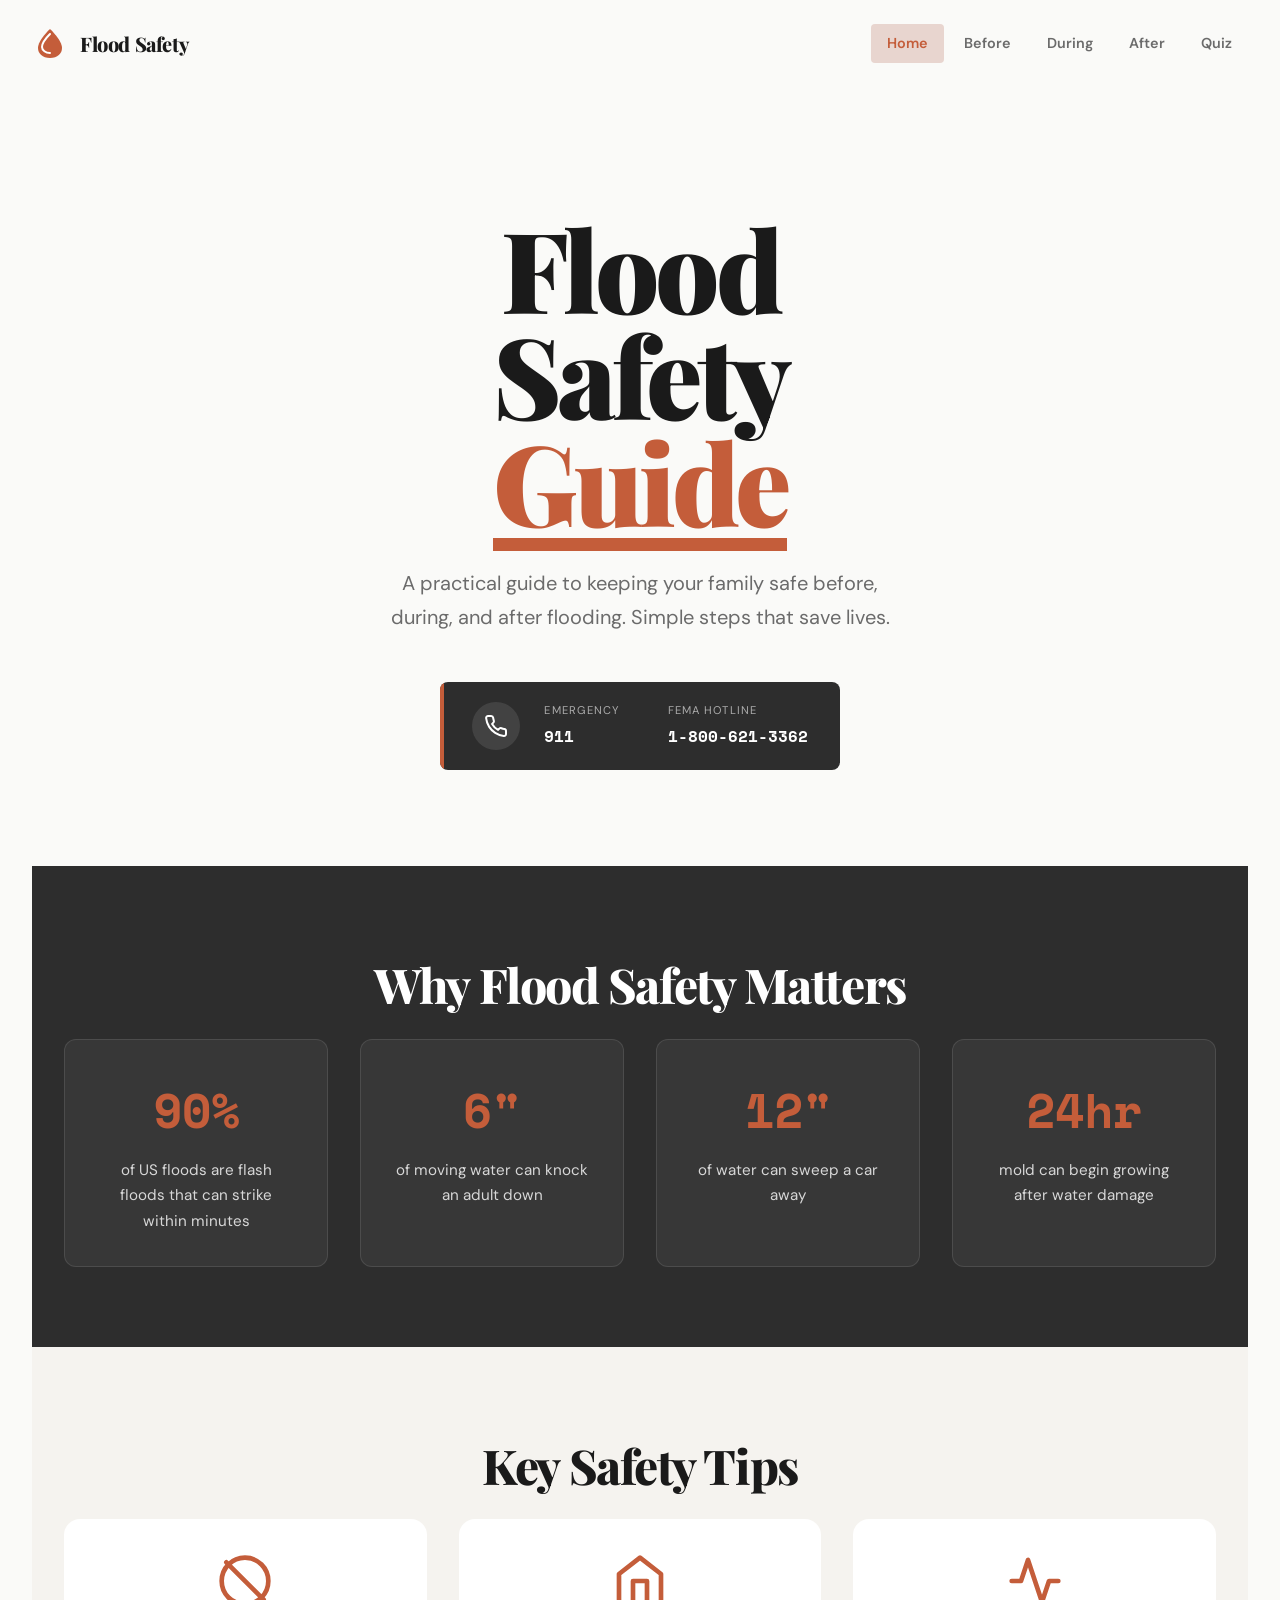
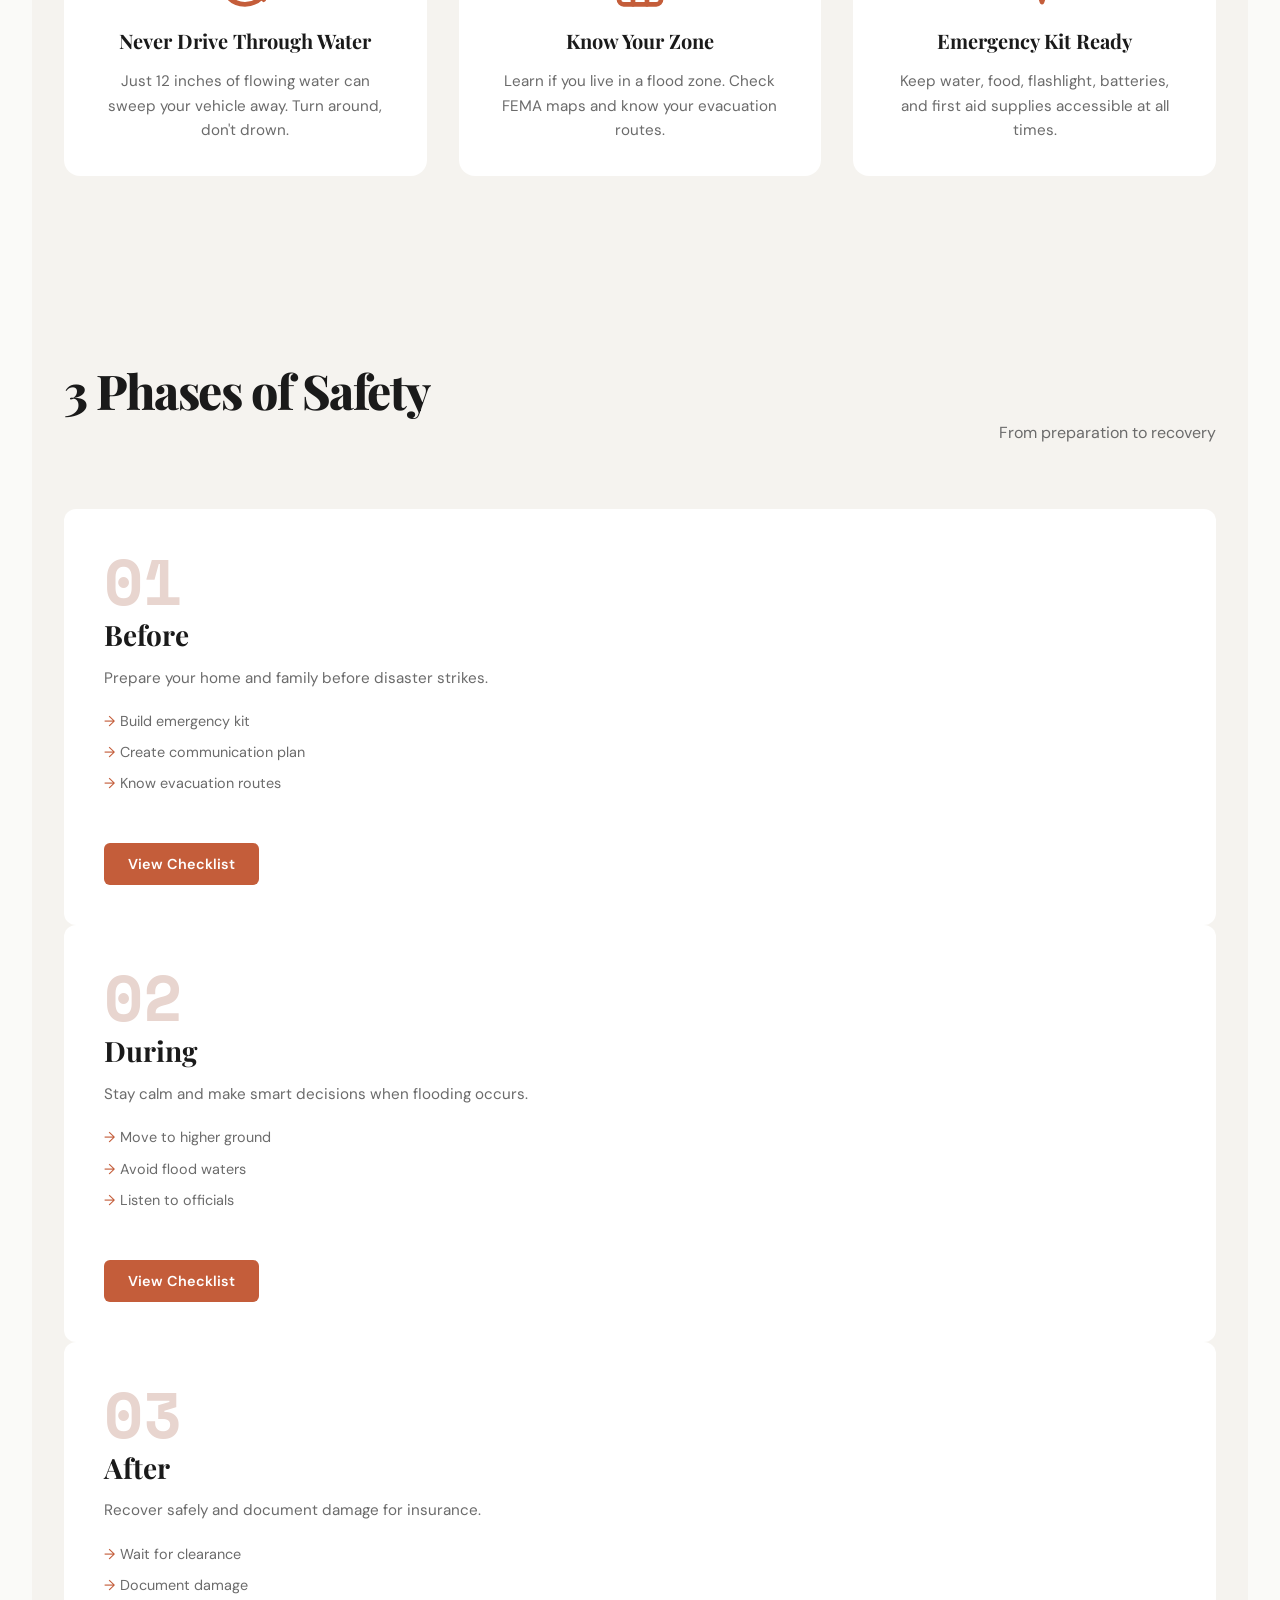
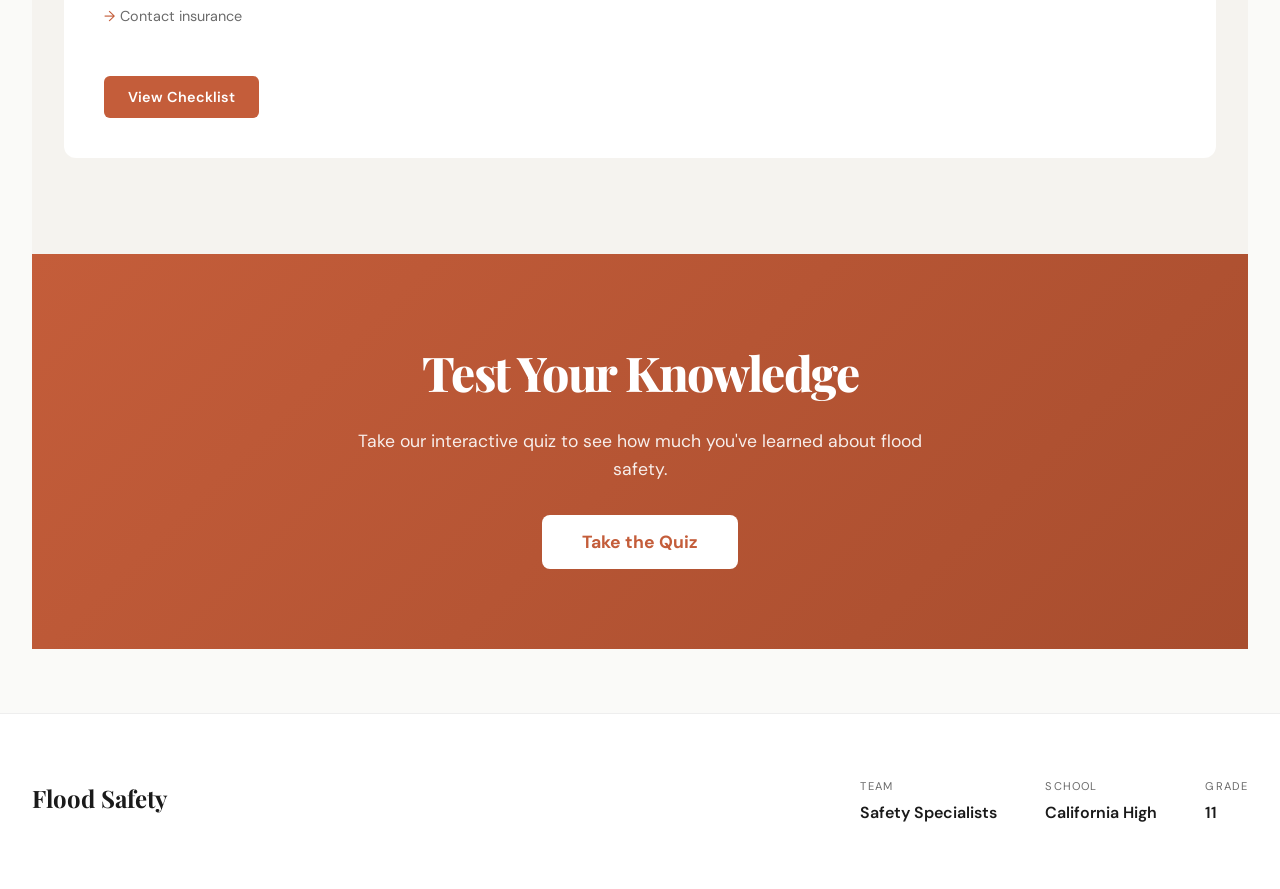
<file: index.html>
<!DOCTYPE html>
<html lang="en">
<head>
    <meta charset="UTF-8">
    <meta name="viewport" content="width=device-width, initial-scale=1.0">
    <title>Flood Safety — Stay Prepared</title>
    <link rel="preconnect" href="https://fonts.googleapis.com">
    <link rel="preconnect" href="https://fonts.gstatic.com" crossorigin>
    <link href="https://fonts.googleapis.com/css2?family=DM+Sans:wght@400;500;600;700&family=Playfair+Display:wght@700;800;900&family=Space+Mono:wght@400;700&display=swap" rel="stylesheet">
    <style>
        :root {
            --bg: #FAFAF8;
            --text: #1A1A1A;
            --text-light: #6B6B6B;
            --accent: #C45D3A;
            --accent-light: #E8D5CF;
            --cream: #F5F3EF;
            --dark: #2D2D2D;
        }

        * {
            margin: 0;
            padding: 0;
            box-sizing: border-box;
        }

        html {
            scroll-behavior: smooth;
        }

        body {
            font-family: 'DM Sans', sans-serif;
            background: var(--bg);
            color: var(--text);
            line-height: 1.6;
            -webkit-font-smoothing: antialiased;
        }

        ::selection {
            background: var(--accent);
            color: white;
        }

        a {
            text-decoration: none;
            color: inherit;
        }

        /* Header */
        header {
            padding: 1.5rem 2rem;
            display: flex;
            justify-content: space-between;
            align-items: center;
            max-width: 1400px;
            margin: 0 auto;
            background: var(--bg);
        }

        .logo {
            display: flex;
            align-items: center;
            gap: 0.75rem;
            text-decoration: none;
            color: var(--text);
        }

        .logo svg {
            width: 36px;
            height: 36px;
        }

        .logo span {
            font-family: 'Playfair Display', serif;
            font-weight: 800;
            font-size: 1.25rem;
            letter-spacing: -0.02em;
        }

        nav {
            display: flex;
            gap: 0.25rem;
        }

        nav a {
            font-family: 'DM Sans', sans-serif;
            font-weight: 600;
            font-size: 0.9rem;
            color: var(--text-light);
            text-decoration: none;
            padding: 0.5rem 1rem;
            border-radius: 4px;
            transition: all 0.2s ease;
            cursor: pointer;
        }

        nav a:hover {
            color: var(--text);
            background: var(--cream);
        }

        nav a.active {
            color: var(--accent);
            background: var(--accent-light);
        }

        /* Hero */
        .hero {
            max-width: 1400px;
            margin: 0 auto;
            padding: 4rem 2rem 6rem;
            position: relative;
            text-align: center;
        }

        .hero-content {
            max-width: 900px;
            margin: 0 auto;
        }

        .hero h1 {
            font-family: 'Playfair Display', serif;
            font-size: clamp(3rem, 10vw, 7rem);
            font-weight: 900;
            line-height: 0.95;
            letter-spacing: -0.04em;
            margin-bottom: 2rem;
        }

        .hero h1 .accent {
            color: var(--accent);
            position: relative;
            display: inline-block;
        }

        .hero h1 .accent::after {
            content: '';
            position: absolute;
            bottom: -0.15em;
            left: 0;
            width: 100%;
            height: 0.12em;
            background: var(--accent);
        }

        .hero p {
            font-size: 1.25rem;
            color: var(--text-light);
            max-width: 540px;
            margin: 0 auto 3rem;
            line-height: 1.7;
            text-align: center;
        }

        /* Emergency Card */
        .emergency-card {
            display: inline-flex;
            align-items: center;
            gap: 1.5rem;
            background: var(--dark);
            color: white;
            padding: 1.25rem 2rem;
            border-radius: 8px;
            position: relative;
            overflow: hidden;
        }

        .emergency-card::before {
            content: '';
            position: absolute;
            top: 0;
            left: 0;
            width: 4px;
            height: 100%;
            background: var(--accent);
        }

        .emergency-card .icon {
            width: 48px;
            height: 48px;
            background: rgba(255,255,255,0.1);
            border-radius: 50%;
            display: flex;
            align-items: center;
            justify-content: center;
        }

        .emergency-card .icon svg {
            width: 24px;
            height: 24px;
            stroke: white;
        }

        .emergency-card .content {
            display: flex;
            gap: 3rem;
        }

        .emergency-card .item {
            display: flex;
            flex-direction: column;
            text-align: left;
        }

        .emergency-card .label {
            font-size: 0.7rem;
            text-transform: uppercase;
            letter-spacing: 0.1em;
            opacity: 0.6;
            margin-bottom: 0.25rem;
        }

        .emergency-card .value {
            font-family: 'Space Mono', monospace;
            font-weight: 700;
            font-size: 1rem;
        }

        /* Timeline Section */
        .timeline-section {
            background: var(--cream);
            padding: 6rem 2rem;
        }

        .timeline-header {
            max-width: 1400px;
            margin: 0 auto 4rem;
            display: flex;
            justify-content: space-between;
            align-items: flex-end;
        }

        .timeline-header h2 {
            font-family: 'Playfair Display', serif;
            font-size: 2.5rem;
            font-weight: 800;
            letter-spacing: -0.03em;
        }

        .timeline-header .subtitle {
            color: var(--text-light);
            font-size: 1rem;
        }

        /* Stats Section */
        .stats-section {
            background: var(--dark);
            color: white;
            padding: 5rem 2rem;
        }

        .stats-content {
            max-width: 1200px;
            margin: 0 auto;
            text-align: center;
        }

        .stats-content h2 {
            font-family: 'Playfair Display', serif;
            font-size: 2.5rem;
            font-weight: 800;
            margin-bottom: 3rem;
            letter-spacing: -0.03em;
        }

        .stats-grid {
            display: grid;
            grid-template-columns: repeat(4, 1fr);
            gap: 2rem;
        }

        .stat-item {
            text-align: center;
            padding: 2rem;
            background: rgba(255,255,255,0.05);
            border-radius: 12px;
            border: 1px solid rgba(255,255,255,0.1);
        }

        .stat-number {
            font-family: 'Space Mono', monospace;
            font-size: 3rem;
            font-weight: 700;
            color: var(--accent);
            display: block;
            margin-bottom: 0.5rem;
        }

        .stat-label {
            font-size: 0.95rem;
            opacity: 0.8;
            line-height: 1.5;
        }

        /* Tips Section */
        .tips-section {
            background: var(--cream);
            padding: 5rem 2rem;
        }

        .tips-content {
            max-width: 1200px;
            margin: 0 auto;
        }

        .tips-content h2 {
            font-family: 'Playfair Display', serif;
            font-size: 2.5rem;
            font-weight: 800;
            margin-bottom: 3rem;
            letter-spacing: -0.03em;
            text-align: center;
        }

        .tips-grid {
            display: grid;
            grid-template-columns: repeat(3, 1fr);
            gap: 2rem;
        }

        .tip-card {
            background: white;
            border-radius: 16px;
            padding: 2rem;
            text-align: center;
            transition: all 0.3s ease;
            border: 2px solid transparent;
        }

        .tip-card:hover {
            transform: translateY(-4px);
            box-shadow: 0 12px 40px rgba(0,0,0,0.1);
            border-color: var(--accent-light);
        }

        .tip-icon {
            width: 56px;
            height: 56px;
            margin: 0 auto 1rem;
            color: var(--accent);
        }

        .tip-icon svg {
            width: 100%;
            height: 100%;
        }

        .tip-card h3 {
            font-family: 'Playfair Display', serif;
            font-size: 1.25rem;
            font-weight: 700;
            margin-bottom: 0.75rem;
        }

        .tip-card p {
            color: var(--text-light);
            font-size: 0.95rem;
            line-height: 1.6;
        }

        /* CTA Section */
        .cta-section {
            background: linear-gradient(135deg, var(--accent) 0%, #a84d2e 100%);
            color: white;
            padding: 5rem 2rem;
            text-align: center;
        }

        .cta-content {
            max-width: 600px;
            margin: 0 auto;
        }

        .cta-content h2 {
            font-family: 'Playfair Display', serif;
            font-size: 2.5rem;
            font-weight: 800;
            margin-bottom: 1rem;
        }

        .cta-content p {
            font-size: 1.1rem;
            opacity: 0.9;
            margin-bottom: 2rem;
        }

        .cta-btn {
            background: white;
            color: var(--accent);
            border: none;
            padding: 1rem 2.5rem;
            border-radius: 8px;
            font-family: 'DM Sans', sans-serif;
            font-size: 1.1rem;
            font-weight: 700;
            cursor: pointer;
            transition: all 0.3s ease;
        }

        .cta-btn:hover {
            transform: scale(1.05);
            box-shadow: 0 8px 30px rgba(0,0,0,0.2);
        }

        /* Timeline */
            max-width: 1400px;
            margin: 0 auto;
            display: grid;
            grid-template-columns: repeat(3, 1fr);
            gap: 2rem;
            position: relative;
        }

        .timeline::before {
            content: '';
            position: absolute;
            top: 40px;
            left: 15%;
            right: 15%;
            height: 2px;
            background: var(--accent);
            opacity: 0.3;
        }

        .timeline-item {
            background: white;
            border-radius: 12px;
            padding: 2.5rem;
            position: relative;
            transition: all 0.3s ease;
            display: block;
            cursor: pointer;
        }

        .timeline-item:hover {
            transform: translateY(-4px);
            box-shadow: 0 12px 40px rgba(0,0,0,0.08);
        }

        .timeline-item .number {
            font-family: 'Space Mono', monospace;
            font-size: 4rem;
            font-weight: 700;
            color: var(--accent-light);
            line-height: 1;
            margin-bottom: 1rem;
        }

        .timeline-item h3 {
            font-family: 'Playfair Display', serif;
            font-size: 1.75rem;
            font-weight: 700;
            margin-bottom: 0.5rem;
        }

        .timeline-item .desc {
            color: var(--text-light);
            margin-bottom: 1rem;
            font-size: 0.95rem;
        }

        .timeline-item .timeline-list {
            list-style: none;
            margin: 0 0 1.5rem 0;
            padding: 0;
        }

        .timeline-item .timeline-list li {
            font-size: 0.9rem;
            color: var(--text-light);
            padding: 0.25rem 0;
            padding-left: 1rem;
            position: relative;
        }

        .timeline-item .timeline-list li::before {
            content: '→';
            position: absolute;
            left: 0;
            color: var(--accent);
        }

        .timeline-item .check-btn {
            background: var(--accent);
            color: white;
            border: none;
            padding: 0.75rem 1.5rem;
            border-radius: 6px;
            font-family: 'DM Sans', sans-serif;
            font-weight: 600;
            font-size: 0.9rem;
            cursor: pointer;
            transition: all 0.2s ease;
        }

        .timeline-item .check-btn:hover {
            background: #a84d2e;
        }

        /* Tab Content Sections */
        .tab-section {
            display: none;
            max-width: 1400px;
            margin: 0 auto;
            padding: 4rem 2rem;
            animation: fadeIn 0.3s ease;
        }

        .tab-section.active {
            display: block;
        }

        @keyframes fadeIn {
            from { opacity: 0; transform: translateY(10px); }
            to { opacity: 1; transform: translateY(0); }
        }

        .tab-section h2 {
            font-family: 'Playfair Display', serif;
            font-size: 3rem;
            font-weight: 800;
            margin-bottom: 1rem;
            letter-spacing: -0.03em;
        }

        .tab-section .section-intro {
            font-size: 1.1rem;
            color: var(--text-light);
            max-width: 600px;
            margin-bottom: 3rem;
        }

        /* Checklist */
        .checklist {
            list-style: none;
            display: grid;
            gap: 1rem;
        }

        .checklist li {
            display: grid;
            grid-template-columns: 80px 1fr;
            gap: 1.5rem;
            padding: 1.5rem;
            background: white;
            border-radius: 8px;
            border-left: 3px solid var(--accent);
            transition: all 0.3s ease;
        }

        .checklist li:hover {
            box-shadow: 0 4px 20px rgba(0,0,0,0.06);
            transform: translateX(4px);
        }

        .checklist .num {
            font-family: 'Space Mono', monospace;
            font-size: 2rem;
            font-weight: 700;
            color: var(--accent);
            opacity: 0.5;
        }

        .checklist .text strong {
            display: block;
            font-size: 1.1rem;
            margin-bottom: 0.25rem;
        }

        .checklist .text span {
            color: var(--text-light);
            font-size: 0.95rem;
        }

        /* Tip Box */
        .tip-box {
            background: var(--cream);
            border-left: 4px solid var(--accent);
            padding: 1.5rem 2rem;
            margin-top: 2rem;
            border-radius: 0 8px 8px 0;
        }

        .tip-box strong {
            font-family: 'Space Mono', monospace;
            font-size: 0.8rem;
            text-transform: uppercase;
            letter-spacing: 0.05em;
            color: var(--accent);
            display: block;
            margin-bottom: 0.5rem;
        }

        .tip-box.warning {
            background: #fef2f2;
            border-color: #ef4444;
        }

        .tip-box.warning strong {
            color: #dc2626;
        }

        /* Quiz Section */
        .quiz-section {
            background: var(--dark);
            color: white;
            padding: 4rem 2rem;
            min-height: 80vh;
            display: none;
        }

        .quiz-section.active {
            display: block;
        }

        .quiz-section .content-wrapper {
            max-width: 800px;
            margin: 0 auto;
        }

        .quiz-section h2 {
            font-family: 'Playfair Display', serif;
            font-size: 3rem;
            font-weight: 800;
            margin-bottom: 1rem;
        }

        .quiz-section .section-intro {
            color: rgba(255,255,255,0.6);
            margin-bottom: 3rem;
            font-size: 1.1rem;
        }

        .quiz-question {
            background: rgba(255,255,255,0.05);
            border: 1px solid rgba(255,255,255,0.1);
            border-radius: 12px;
            padding: 2rem;
            margin-bottom: 1.5rem;
        }

        .quiz-question h3 {
            font-family: 'Space Mono', monospace;
            font-size: 0.8rem;
            text-transform: uppercase;
            letter-spacing: 0.1em;
            color: var(--accent);
            margin-bottom: 1rem;
        }

        .quiz-question p {
            font-size: 1.15rem;
            font-weight: 500;
            margin-bottom: 1.25rem;
        }

        .quiz-options {
            display: flex;
            flex-direction: column;
            gap: 0.5rem;
        }

        .quiz-options label {
            display: flex;
            align-items: center;
            padding: 1rem 1.25rem;
            background: rgba(255,255,255,0.03);
            border: 1px solid rgba(255,255,255,0.08);
            border-radius: 8px;
            cursor: pointer;
            transition: all 0.2s ease;
            font-size: 0.95rem;
        }

        .quiz-options label:hover {
            background: rgba(255,255,255,0.08);
            border-color: rgba(255,255,255,0.2);
        }

        .quiz-options input {
            margin-right: 1rem;
            width: 18px;
            height: 18px;
            accent-color: var(--accent);
        }

        .quiz-options label.correct {
            background: rgba(76, 175, 80, 0.2);
            border-color: #4CAF50;
        }

        .quiz-options label.incorrect {
            background: rgba(229, 57, 53, 0.2);
            border-color: #e53935;
        }

        .quiz-options label.disabled {
            pointer-events: none;
        }

        .check-btn {
            background: var(--accent);
            color: white;
            border: none;
            padding: 0.85rem 1.75rem;
            border-radius: 6px;
            font-family: 'DM Sans', sans-serif;
            font-weight: 600;
            font-size: 0.95rem;
            cursor: pointer;
            margin-top: 1.25rem;
            transition: all 0.2s ease;
        }

        .check-btn:hover {
            background: #a84d2e;
            transform: translateY(-1px);
        }

        .check-btn:disabled {
            background: #555;
            cursor: not-allowed;
            transform: none;
        }

        .feedback {
            padding: 1rem;
            border-radius: 6px;
            margin-top: 1rem;
            font-weight: 500;
            display: none;
        }

        .feedback.show {
            display: block;
            animation: fadeIn 0.3s ease;
        }

        .feedback.correct {
            background: rgba(76, 175, 80, 0.2);
            color: #81c784;
        }

        .feedback.incorrect {
            background: rgba(229, 57, 53, 0.2);
            color: #e57373;
        }

        .quiz-results {
            background: var(--accent);
            border-radius: 12px;
            padding: 3rem;
            text-align: center;
            margin-top: 2rem;
            display: none;
        }

        .quiz-results.show {
            display: block;
            animation: fadeIn 0.4s ease;
        }

        .quiz-results h3 {
            font-family: 'Playfair Display', serif;
            font-size: 2rem;
            margin-bottom: 1rem;
        }

        .quiz-results .score {
            font-family: 'Space Mono', monospace;
            font-size: 4rem;
            font-weight: 700;
        }

        .quiz-results p {
            margin-top: 1rem;
            opacity: 0.9;
        }

        #restart-quiz {
            background: white;
            color: var(--dark);
            border: none;
            padding: 1rem 2rem;
            border-radius: 6px;
            font-weight: 600;
            cursor: pointer;
            margin-top: 1.5rem;
            transition: all 0.2s ease;
        }

        #restart-quiz:hover {
            transform: scale(1.02);
        }

        /* Footer */
        footer {
            background: white;
            border-top: 1px solid #eee;
            padding: 4rem 2rem;
        }

        footer .footer-content {
            max-width: 1400px;
            margin: 0 auto;
            display: flex;
            justify-content: space-between;
            align-items: center;
            flex-wrap: wrap;
            gap: 2rem;
        }

        footer h3 {
            font-family: 'Playfair Display', serif;
            font-size: 1.5rem;
            font-weight: 700;
            margin-bottom: 0.5rem;
        }

        footer .team-info {
            display: flex;
            gap: 3rem;
            flex-wrap: wrap;
        }

        footer .team-item {
            display: flex;
            flex-direction: column;
        }

        footer .team-label {
            font-size: 0.7rem;
            text-transform: uppercase;
            letter-spacing: 0.1em;
            color: var(--text-light);
            margin-bottom: 0.25rem;
        }

        footer .team-value {
            font-weight: 600;
        }

        footer .hackathon {
            font-family: 'Space Mono', monospace;
            font-size: 0.8rem;
            color: var(--text-light);
        }

        /* Responsive */
        @media (max-width: 1024px) {
            .timeline {
                grid-template-columns: 1fr;
                max-width: 600px;
            }

            .timeline::before {
                display: none;
            }
        }

        @media (max-width: 768px) {
            header {
                flex-direction: column;
                gap: 1.5rem;
                text-align: center;
            }

            nav {
                flex-wrap: wrap;
                justify-content: center;
            }

            .hero {
                padding: 2rem 1.5rem 4rem;
            }

            .hero h1 {
                font-size: 2.5rem;
            }

            .emergency-card {
                flex-direction: column;
                text-align: center;
            }

            .emergency-card .content {
                flex-direction: column;
                gap: 1rem;
            }

            .timeline-header {
                flex-direction: column;
                align-items: flex-start;
                gap: 0.5rem;
            }

            .tab-section {
                padding: 2rem 1.5rem;
            }

            .tab-section h2 {
                font-size: 2rem;
            }

            .checklist li {
                grid-template-columns: 1fr;
                gap: 0.5rem;
            }

            .checklist .num {
                font-size: 1.5rem;
            }

            .quiz-section {
                padding: 2rem 1.5rem;
            }

            .quiz-section h2 {
                font-size: 2rem;
            }

            .stats-section {
                padding: 3rem 1.5rem;
            }

            .stats-content h2 {
                font-size: 1.75rem;
            }

            .stats-grid {
                grid-template-columns: 1fr 1fr;
                gap: 1rem;
            }

            .stat-item {
                padding: 1.5rem 1rem;
            }

            .stat-number {
                font-size: 2rem;
            }

            .tips-section {
                padding: 3rem 1.5rem;
            }

            .tips-content h2 {
                font-size: 1.75rem;
            }

            .tips-grid {
                grid-template-columns: 1fr;
            }

            .cta-section {
                padding: 3rem 1.5rem;
            }

            .cta-content h2 {
                font-size: 1.75rem;
            }

            .timeline {
                grid-template-columns: 1fr;
                max-width: 500px;
            }

            .timeline::before {
                display: none;
            }

            footer .footer-content {
                flex-direction: column;
                text-align: center;
            }

            footer .team-info {
                justify-content: center;
            }
        }
    </style>
</head>
<body>
    <header>
        <a href="#" class="logo" onclick="openTab('home'); return false;">
            <svg viewBox="0 0 36 36" fill="none" xmlns="http://www.w3.org/2000/svg">
                <path d="M18 3C18 3 6 14 6 22C6 27.5228 10.4772 32 18 32C25.5228 32 30 27.5228 30 22C30 14 18 3 18 3Z" fill="#C45D3A"/>
                <path d="M18 8C18 8 10 16 10 21C10 24.3137 13.6863 27 18 27" stroke="white" stroke-width="2" stroke-linecap="round"/>
            </svg>
            <span>Flood Safety</span>
        </a>
        <nav>
            <a href="#" class="active" onclick="openTab('home'); return false;">Home</a>
            <a href="#" onclick="openTab('before'); return false;">Before</a>
            <a href="#" onclick="openTab('during'); return false;">During</a>
            <a href="#" onclick="openTab('after'); return false;">After</a>
            <a href="#" onclick="openTab('quiz'); return false;">Quiz</a>
        </nav>
    </header>

    <!-- Home Tab -->
    <div id="home" class="tab-section active">
        <section class="hero">
            <div class="hero-content">
                <h1>Flood<br>Safety<br><span class="accent">Guide</span></h1>
                <p>A practical guide to keeping your family safe before, during, and after flooding. Simple steps that save lives.</p>
                
                <div class="emergency-card">
                    <div class="icon">
                        <svg viewBox="0 0 24 24" fill="none" stroke-width="2" stroke-linecap="round" stroke-linejoin="round">
                            <path d="M22 16.92v3a2 2 0 0 1-2.18 2 19.79 19.79 0 0 1-8.63-3.07 19.5 19.5 0 0 1-6-6 19.79 19.79 0 0 1-3.07-8.67A2 2 0 0 1 4.11 2h3a2 2 0 0 1 2 1.72 12.84 12.84 0 0 0 .7 2.81 2 2 0 0 1-.45 2.11L8.09 9.91a16 16 0 0 0 6 6l1.27-1.27a2 2 0 0 1 2.11-.45 12.84 12.84 0 0 0 2.81.7A2 2 0 0 1 22 16.92z"/>
                        </svg>
                    </div>
                    <div class="content">
                        <div class="item">
                            <span class="label">Emergency</span>
                            <span class="value">911</span>
                        </div>
                        <div class="item">
                            <span class="label">FEMA Hotline</span>
                            <span class="value">1-800-621-3362</span>
                        </div>
                    </div>
                </div>
            </div>
        </section>

        <!-- Why This Matters -->
        <section class="stats-section">
            <div class="stats-content">
                <h2>Why Flood Safety Matters</h2>
                <div class="stats-grid">
                    <div class="stat-item">
                        <span class="stat-number">90%</span>
                        <span class="stat-label">of US floods are flash floods that can strike within minutes</span>
                    </div>
                    <div class="stat-item">
                        <span class="stat-number">6"</span>
                        <span class="stat-label">of moving water can knock an adult down</span>
                    </div>
                    <div class="stat-item">
                        <span class="stat-number">12"</span>
                        <span class="stat-label">of water can sweep a car away</span>
                    </div>
                    <div class="stat-item">
                        <span class="stat-number">24hr</span>
                        <span class="stat-label">mold can begin growing after water damage</span>
                    </div>
                </div>
            </div>
        </section>

        <!-- Quick Tips -->
        <section class="tips-section">
            <div class="tips-content">
                <h2>Key Safety Tips</h2>
                <div class="tips-grid">
                    <div class="tip-card">
                        <div class="tip-icon">
                            <svg viewBox="0 0 24 24" fill="none" stroke="currentColor" stroke-width="2" stroke-linecap="round" stroke-linejoin="round">
                                <circle cx="12" cy="12" r="10"/>
                                <line x1="4" y1="4" x2="20" y2="20"/>
                            </svg>
                        </div>
                        <h3>Never Drive Through Water</h3>
                        <p>Just 12 inches of flowing water can sweep your vehicle away. Turn around, don't drown.</p>
                    </div>
                    <div class="tip-card">
                        <div class="tip-icon">
                            <svg viewBox="0 0 24 24" fill="none" stroke="currentColor" stroke-width="2" stroke-linecap="round" stroke-linejoin="round">
                                <path d="M3 9l9-7 9 7v11a2 2 0 0 1-2 2H5a2 2 0 0 1-2-2z"/>
                                <polyline points="9 22 9 12 15 12 15 22"/>
                            </svg>
                        </div>
                        <h3>Know Your Zone</h3>
                        <p>Learn if you live in a flood zone. Check FEMA maps and know your evacuation routes.</p>
                    </div>
                    <div class="tip-card">
                        <div class="tip-icon">
                            <svg viewBox="0 0 24 24" fill="none" stroke="currentColor" stroke-width="2" stroke-linecap="round" stroke-linejoin="round">
                                <path d="M22 12h-4l-3 9L9 3l-3 9H2"/>
                            </svg>
                        </div>
                        <h3>Emergency Kit Ready</h3>
                        <p>Keep water, food, flashlight, batteries, and first aid supplies accessible at all times.</p>
                    </div>
                </div>
            </div>
        </section>

        <!-- Timeline Section -->
        <section class="timeline-section">
            <div class="timeline-header">
                <h2>3 Phases of Safety</h2>
                <span class="subtitle">From preparation to recovery</span>
            </div>
            
            <div class="timeline">
                <div class="timeline-item" onclick="openTab('before')">
                    <span class="number">01</span>
                    <h3>Before</h3>
                    <p class="desc">Prepare your home and family before disaster strikes.</p>
                    <ul class="timeline-list">
                        <li>Build emergency kit</li>
                        <li>Create communication plan</li>
                        <li>Know evacuation routes</li>
                    </ul>
                    <button class="check-btn">View Checklist</button>
                </div>
                <div class="timeline-item" onclick="openTab('during')">
                    <span class="number">02</span>
                    <h3>During</h3>
                    <p class="desc">Stay calm and make smart decisions when flooding occurs.</p>
                    <ul class="timeline-list">
                        <li>Move to higher ground</li>
                        <li>Avoid flood waters</li>
                        <li>Listen to officials</li>
                    </ul>
                    <button class="check-btn">View Checklist</button>
                </div>
                <div class="timeline-item" onclick="openTab('after')">
                    <span class="number">03</span>
                    <h3>After</h3>
                    <p class="desc">Recover safely and document damage for insurance.</p>
                    <ul class="timeline-list">
                        <li>Wait for clearance</li>
                        <li>Document damage</li>
                        <li>Contact insurance</li>
                    </ul>
                    <button class="check-btn">View Checklist</button>
                </div>
            </div>
        </section>

        <!-- CTA Section -->
        <section class="cta-section">
            <div class="cta-content">
                <h2>Test Your Knowledge</h2>
                <p>Take our interactive quiz to see how much you've learned about flood safety.</p>
                <button class="cta-btn" onclick="openTab('quiz')">Take the Quiz</button>
            </div>
        </section>
    </div>

    <!-- Before Tab -->
    <div id="before" class="tab-section">
        <h2>Before a Flood</h2>
        <p class="section-intro">Preparation is your best defense. Take these steps before flooding occurs to protect your family and property.</p>
        
        <ul class="checklist">
            <li>
                <span class="num">01</span>
                <div class="text">
                    <strong>Build an Emergency Kit</strong>
                    <span>Water (1 gallon per person per day), non-perishable food, flashlight, batteries, first aid supplies, and medications.</span>
                </div>
            </li>
            <li>
                <span class="num">02</span>
                <div class="text">
                    <strong>Create a Family Communication Plan</strong>
                    <span>Establish meeting points and emergency contacts. Write them down and share with all family members.</span>
                </div>
            </li>
            <li>
                <span class="num">03</span>
                <div class="text">
                    <strong>Know Your Evacuation Routes</strong>
                    <span>Identify high ground locations and practice reaching them from your home before an emergency.</span>
                </div>
            </li>
            <li>
                <span class="num">04</span>
                <div class="text">
                    <strong>Protect Important Documents</strong>
                    <span>Store copies of insurance policies, identification, and bank records in waterproof bags or cloud storage.</span>
                </div>
            </li>
            <li>
                <span class="num">05</span>
                <div class="text">
                    <strong>Elevate Utilities</strong>
                    <span>Move electrical panels, furnaces, and water heaters to higher floors when possible.</span>
                </div>
            </li>
            <li>
                <span class="num">06</span>
                <div class="text">
                    <strong>Sign Up for Emergency Alerts</strong>
                    <span>Register for local government notification systems to receive early warnings.</span>
                </div>
            </li>
            <li>
                <span class="num">07</span>
                <div class="text">
                    <strong>Clear Gutters and Drains</strong>
                    <span>Remove debris from around your property to allow water to flow away from your home.</span>
                </div>
            </li>
        </ul>

        <div class="tip-box">
            <strong>Pro Tip</strong>
            Keep copies of medical records, insurance policies, and identification in a secure, waterproof location. Digital copies in cloud storage are also recommended.
        </div>
    </div>

    <!-- During Tab -->
    <div id="during" class="tab-section">
        <h2>During a Flood</h2>
        <p class="section-intro">When flooding occurs, act quickly and stay calm. Your decisions in these moments can save lives.</p>
        
        <ul class="checklist">
            <li>
                <span class="num">01</span>
                <div class="text">
                    <strong>Move to Higher Ground</strong>
                    <span>Go to the highest level of your home or a neighbor's immediately. Do not wait for instructions.</span>
                </div>
            </li>
            <li>
                <span class="num">02</span>
                <div class="text">
                    <strong>Never Enter Flood Waters</strong>
                    <span>Just 6 inches of moving water can knock you down. 12 inches can sweep a car away. Stay out of all standing water.</span>
                </div>
            </li>
            <li>
                <span class="num">03</span>
                <div class="text">
                    <strong>Listen to Emergency Broadcasts</strong>
                    <span>Monitor TV, radio, or NOAA Weather Radio for updates and official instructions.</span>
                </div>
            </li>
            <li>
                <span class="num">04</span>
                <div class="text">
                    <strong>Turn Off Utilities</strong>
                    <span>If instructed and safe to do so, turn off electricity, gas, and water at the main switches.</span>
                </div>
            </li>
            <li>
                <span class="num">05</span>
                <div class="text">
                    <strong>Avoid Bridges Over Water</strong>
                    <span>They can collapse from water force. Find alternate routes or wait for rescue if trapped.</span>
                </div>
            </li>
            <li>
                <span class="num">06</span>
                <div class="text">
                    <strong>Stay Put Until Declared Safe</strong>
                    <span>Even if rain stops, flooding can continue for hours. Wait for official all-clear.</span>
                </div>
            </li>
        </ul>

        <div class="tip-box warning">
            <strong>Warning</strong>
            Most flood deaths occur in vehicles. If your car stalls in rising water, abandon it immediately and move to higher ground.
        </div>
    </div>

    <!-- After Tab -->
    <div id="after" class="tab-section">
        <h2>After a Flood</h2>
        <p class="section-intro">The danger isn't over when the water recedes. Follow these steps for safe recovery.</p>
        
        <ul class="checklist">
            <li>
                <span class="num">01</span>
                <div class="text">
                    <strong>Wait for Official Clearance</strong>
                    <span>Return home only when authorities say it's safe. Check for structural damage before entering.</span>
                </div>
            </li>
            <li>
                <span class="num">02</span>
                <div class="text">
                    <strong>Wear Protective Gear</strong>
                    <span>Boots, gloves, and masks are essential. Flood water contains sewage and chemicals.</span>
                </div>
            </li>
            <li>
                <span class="num">03</span>
                <div class="text">
                    <strong>Document Everything</strong>
                    <span>Take photos and videos of all damage before cleanup. This is critical for insurance claims.</span>
                </div>
            </li>
            <li>
                <span class="num">04</span>
                <div class="text">
                    <strong>Discard Contaminated Food</strong>
                    <span>Throw away any food or water that may have contacted flood water. When in doubt, throw it out.</span>
                </div>
            </li>
            <li>
                <span class="num">05</span>
                <div class="text">
                    <strong>Dry Your Home Quickly</strong>
                    <span>Open doors and windows. Use fans and dehumidifiers. Mold grows within 24-48 hours.</span>
                </div>
            </li>
            <li>
                <span class="num">06</span>
                <div class="text">
                    <strong>Check for Gas Leaks</strong>
                    <span>If you smell gas or hear hissing, leave immediately. Call the gas company from outside.</span>
                </div>
            </li>
            <li>
                <span class="num">07</span>
                <div class="text">
                    <strong>Contact Your Insurance</strong>
                    <span>File a claim as soon as possible. Document all communications and keep receipts.</span>
                </div>
            </li>
            <li>
                <span class="num">08</span>
                <div class="text">
                    <strong>Seek Medical Attention</strong>
                    <span>Get help for injuries. Watch for signs of infection or illness in the following weeks.</span>
                </div>
            </li>
        </ul>

        <div class="tip-box">
            <strong>Recovery Tip</strong>
            Mix 1 cup of bleach per gallon of water to clean mold-prone surfaces. Dry everything within 24-48 hours.
        </div>
    </div>

    <!-- Quiz Tab -->
    <div id="quiz" class="quiz-section">
        <div class="content-wrapper">
            <h2>Test Your Knowledge</h2>
            <p class="section-intro">Answer these questions to see how much you've learned. Questions are randomly selected each time you take the quiz.</p>

            <div id="quiz-container">
                <div class="quiz-question" id="q1">
                    <h3>Question 1</h3>
                    <p class="quiz-prompt">Loading question...</p>
                    <div class="quiz-options"></div>
                    <button class="check-btn" onclick="checkAnswer(0)">Check Answer</button>
                    <div class="feedback"></div>
                </div>
                <div class="quiz-question" id="q2">
                    <h3>Question 2</h3>
                    <p class="quiz-prompt">Loading question...</p>
                    <div class="quiz-options"></div>
                    <button class="check-btn" onclick="checkAnswer(1)">Check Answer</button>
                    <div class="feedback"></div>
                </div>
                <div class="quiz-question" id="q3">
                    <h3>Question 3</h3>
                    <p class="quiz-prompt">Loading question...</p>
                    <div class="quiz-options"></div>
                    <button class="check-btn" onclick="checkAnswer(2)">Check Answer</button>
                    <div class="feedback"></div>
                </div>
                <div class="quiz-question" id="q4">
                    <h3>Question 4</h3>
                    <p class="quiz-prompt">Loading question...</p>
                    <div class="quiz-options"></div>
                    <button class="check-btn" onclick="checkAnswer(3)">Check Answer</button>
                    <div class="feedback"></div>
                </div>
                <div class="quiz-question" id="q5">
                    <h3>Question 5</h3>
                    <p class="quiz-prompt">Loading question...</p>
                    <div class="quiz-options"></div>
                    <button class="check-btn" onclick="checkAnswer(4)">Check Answer</button>
                    <div class="feedback"></div>
                </div>
            </div>

            <div class="quiz-results" id="quiz-results">
                <h3>Quiz Complete!</h3>
                <div class="score"><span id="score">0</span>/5</div>
                <p id="score-message"></p>
                <button id="restart-quiz">Take New Quiz</button>
            </div>
        </div>
    </div>

    <footer>
        <div class="footer-content">
            <div>
                <h3>Flood Safety</h3>
            </div>
            <div class="team-info">
                <div class="team-item">
                    <span class="team-label">Team</span>
                    <span class="team-value">Safety Specialists</span>
                </div>
                <div class="team-item">
                    <span class="team-label">School</span>
                    <span class="team-value">California High</span>
                </div>
                <div class="team-item">
                    <span class="team-label">Grade</span>
                    <span class="team-value">11</span>
                </div>
            </div>
        </div>
    </footer>

    <script>
        const allQuestions = [
            { question: "How much water is needed per person per day in an emergency kit?", options: ["Half a gallon", "1 gallon", "2 gallons", "5 gallons"], correct: 1 },
            { question: "How many inches of moving flood water can sweep a car away?", options: ["6 inches", "8 inches", "12 inches", "18 inches"], correct: 2 },
            { question: "How quickly can mold begin growing after a flood?", options: ["Within 24-48 hours", "Within 1 week", "Within 2 weeks", "Within 1 month"], correct: 0 },
            { question: "What should you do FIRST when returning home after a flood?", options: ["Start cleaning immediately", "Open all windows", "Turn on all lights", "Return only when authorities say it's safe"], correct: 3 },
            { question: "How much bleach should you use per gallon of water to clean surfaces?", options: ["Half a cup", "1 cup", "2 cups", "A few drops"], correct: 1 },
            { question: "How much running water can knock a person down?", options: ["2 inches", "4 inches", "6 inches", "10 inches"], correct: 2 },
            { question: "What should you include in your family communication plan?", options: ["Only phone numbers", "Meeting points and emergency contacts", "Only email addresses", "Social media passwords"], correct: 1 },
            { question: "Why should you avoid bridges over fast-moving water?", options: ["They might be closed", "Traffic is heavy", "They can collapse from water force", "They're hard to see"], correct: 2 },
            { question: "What is a key step to protect important documents before a flood?", options: ["Hide them under your bed", "Place them in waterproof bags or cloud storage", "Give them to your neighbor", "Put them in the freezer"], correct: 1 },
            { question: "What should you do if you smell gas after a flood?", options: ["Open windows", "Turn on lights", "Leave immediately and call the gas company", "Light a candle"], correct: 2 },
            { question: "What does signing up for emergency alerts help you do?", options: ["Get discounts", "Receive early warning notifications", "Find new friends", "Win prizes"], correct: 1 },
            { question: "Why is flood water dangerous even after the rain stops?", options: ["It attracts snakes", "Flooding can continue for hours", "It makes roads slippery", "It attracts mosquitoes"], correct: 1 },
            { question: "What protective gear should you wear when cleaning after a flood?", options: ["Swimsuit and sandals", "Boots, gloves, and masks", "Just gloves", "Nothing special"], correct: 1 },
            { question: "Where should you move electrical panels, furnaces, and water heaters?", options: ["Basement", "Attic", "Higher floors", "Garage"], correct: 2 },
            { question: "Why is documenting flood damage important?", options: ["For social media", "For insurance claims", "To show friends", "To remember the event"], correct: 1 }
        ];

        let selectedQuestions = [];
        let correctAnswers = 0;

        function shuffleArray(array) {
            const shuffled = [...array];
            for (let i = shuffled.length - 1; i > 0; i--) {
                const j = Math.floor(Math.random() * (i + 1));
                [shuffled[i], shuffled[j]] = [shuffled[j], shuffled[i]];
            }
            return shuffled;
        }

        function generateQuiz() {
            const results = document.getElementById('quiz-results');
            if (!results) return;
            
            correctAnswers = 0;
            selectedQuestions = shuffleArray(allQuestions).slice(0, 5);
            results.classList.remove('show');

            selectedQuestions.forEach(function(q, index) {
                var questionDiv = document.getElementById('q' + (index + 1));
                if (!questionDiv) return;
                
                questionDiv.dataset.correct = q.correct;
                
                var promptEl = questionDiv.querySelector('.quiz-prompt');
                var optionsEl = questionDiv.querySelector('.quiz-options');
                var feedbackEl = questionDiv.querySelector('.feedback');
                var buttonEl = questionDiv.querySelector('.check-btn');
                
                if (promptEl) promptEl.textContent = q.question;
                if (feedbackEl) {
                    feedbackEl.textContent = '';
                    feedbackEl.className = 'feedback';
                }
                if (buttonEl) {
                    buttonEl.disabled = false;
                    buttonEl.textContent = 'Check Answer';
                }
                
                if (optionsEl) {
                    var html = '';
                    q.options.forEach(function(opt, i) {
                        html += '<label><input type="radio" name="q' + index + '" value="' + i + '"> ' + opt + '</label>';
                    });
                    optionsEl.innerHTML = html;
                }
            });
        }

        function checkAnswer(questionNum) {
            var question = document.getElementById('q' + (questionNum + 1));
            if (!question) return;
            
            var correct = parseInt(question.dataset.correct);
            var selected = document.querySelector('input[name="q' + questionNum + '"]:checked');
            var labels = question.querySelectorAll('label');
            var feedback = question.querySelector('.feedback');
            var button = question.querySelector('.check-btn');

            if (!selected) {
                feedback.textContent = "Please select an answer first!";
                feedback.className = "feedback show incorrect";
                return;
            }

            for (var i = 0; i < labels.length; i++) {
                labels[i].classList.add('disabled');
            }
            if (button) button.disabled = true;

            var selectedIndex = parseInt(selected.value);

            if (selectedIndex === correct) {
                selected.parentElement.classList.add('correct');
                feedback.textContent = "Correct! Great job!";
                feedback.className = "feedback show correct";
                correctAnswers++;
            } else {
                selected.parentElement.classList.add('incorrect');
                labels[correct].classList.add('correct');
                feedback.textContent = "Incorrect. The correct answer is highlighted.";
                feedback.className = "feedback show incorrect";
            }

            var answeredCount = document.querySelectorAll('.quiz-section .check-btn:disabled').length;
            if (answeredCount === 5) {
                showResults();
            }
        }

        function showResults() {
            var results = document.getElementById('quiz-results');
            var scoreEl = document.getElementById('score');
            var messageEl = document.getElementById('score-message');

            if (!results || !scoreEl || !messageEl) return;

            scoreEl.textContent = correctAnswers;

            var messages = [
                "Keep learning! Read through the tips again.",
                "Good start! Review the sections to improve.",
                "Good job! You're getting there.",
                "Great work! You know your flood safety well.",
                "Excellent! Almost perfect!",
                "Perfect score! You're a flood safety expert!"
            ];
            messageEl.textContent = messages[correctAnswers];

            results.classList.add('show');
        }

        function openTab(tabId) {
            var tabs = document.querySelectorAll('.tab-section');
            for (var i = 0; i < tabs.length; i++) {
                tabs[i].classList.remove('active');
            }
            var quizTabs = document.querySelectorAll('.quiz-section');
            for (var j = 0; j < quizTabs.length; j++) {
                quizTabs[j].classList.remove('active');
            }
            var navBtns = document.querySelectorAll('nav a');
            for (var k = 0; k < navBtns.length; k++) {
                navBtns[k].classList.remove('active');
            }
            
            var tab = document.getElementById(tabId);
            if (tab) {
                tab.classList.add('active');
            }
            
            // Find and activate the correct nav link
            for (var m = 0; m < navBtns.length; m++) {
                if (navBtns[m].getAttribute('onclick').indexOf(tabId) !== -1) {
                    navBtns[m].classList.add('active');
                    break;
                }
            }
            
            window.scrollTo({ top: 0, behavior: 'smooth' });

            if (tabId === 'quiz') {
                generateQuiz();
            }
        }

        function init() {
            var restartBtn = document.getElementById('restart-quiz');
            if (restartBtn) {
                restartBtn.onclick = function() {
                    correctAnswers = 0;
                    generateQuiz();
                };
            }
        }

        if (document.addEventListener) {
            document.addEventListener('DOMContentLoaded', init);
        } else {
            window.attachEvent('onload', init);
        }
    </script>
</body>
</html>
</file>
